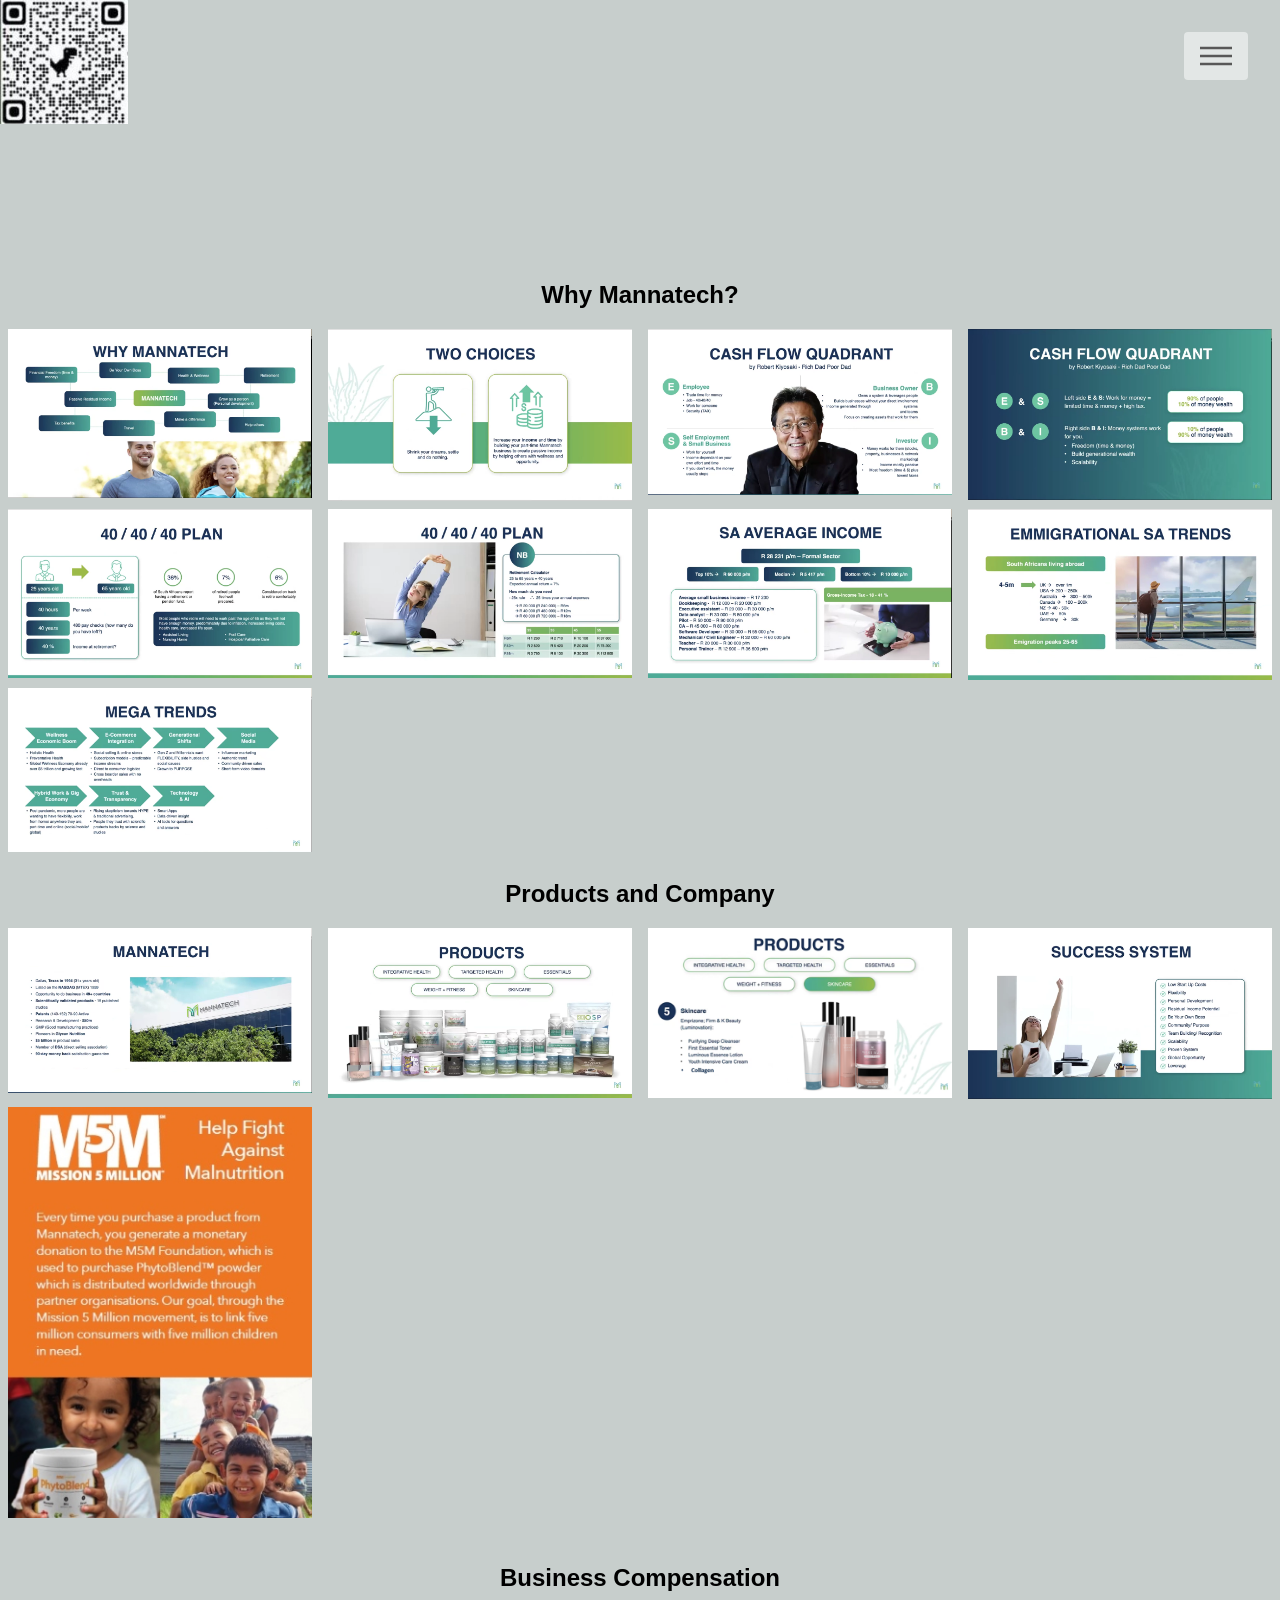
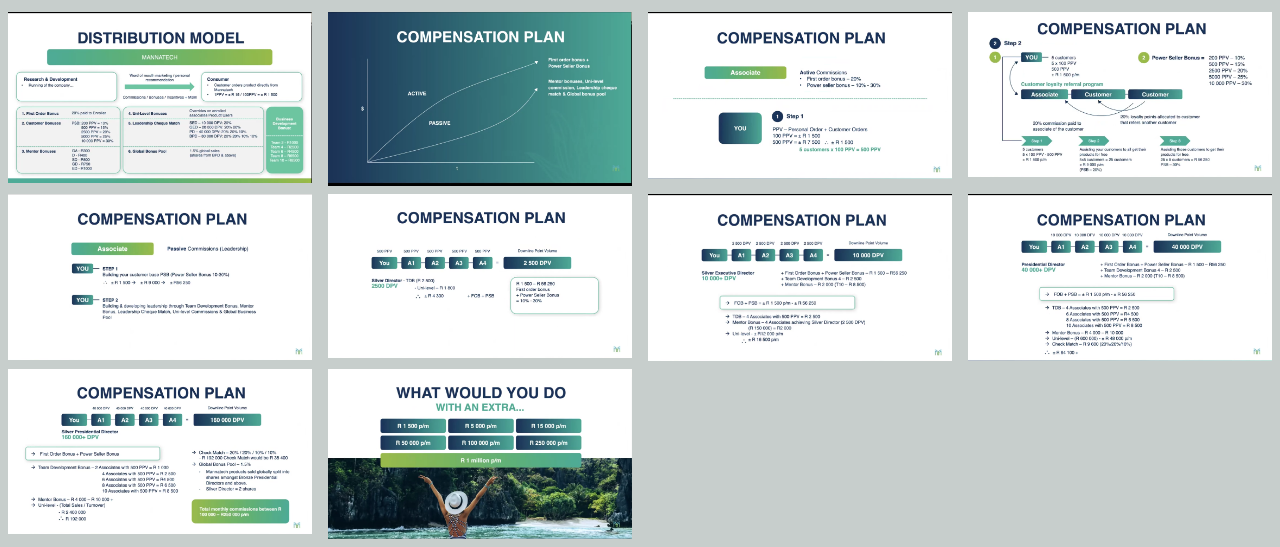
<file: index.html>
<!DOCTYPE html>
<html>
<meta name="viewport" content="width=device-width, initial-scale=1">
<meta charset="utf-8" />
		<meta name="viewport" content="width=device-width, initial-scale=1, user-scalable=no" />
		<link rel="stylesheet" href="assets/modal_menu.css" />
        <link rel="icon" type="image/x-icon" href="images/Mannatech_M.ico">
<title> Associate Plan</title>

<body class="is-preload"><a href="https://za.mannatech.com/products/shop/?account=4590062"><img src="images/QR_code.jpg" style="width: 10%; align-self: center;"></a>
		<!-- Wrapper -->
			<div id="wrapper">
    <!-- Header -->
					<header id="header">
						<div class="inner">
	  <!-- Logo -->
								                               
                                <!-- Nav -->
								<nav>
									<ul>
										<li><a href="#menu">Menu</a></li>
									</ul>
								</nav>

						</div>
					</header>

				<!-- Menu -->
					<nav id="menu">
						<h2>Menu</h2>
						<ul>
							<li><a href="#main">Why Mannatech</a></li>
							<li><a href="#about">Products and Company</a></li>
							<li><a href="#Compensation">Business Compensation</a></li>
							<!--<li><a href="customer.html">Customer</a></li>
              <li><a href="associate.html">Associate</a></li>
							<li><a href="../index.html">Dashboard</a></li>-->
						</ul>
					</nav>
   <h2 style="text-align:center" id="main">Why Mannatech?</h2>                 
<div class="row">
  <div class="column">
    <img src="images/Snapshot - 1.png" style="width:100%" onclick="openModal();currentSlide(1)" class="hover-shadow cursor">
  </div>
  <div class="column">
    <img src="images/Snapshot - 2.png" style="width:100%" onclick="openModal();currentSlide(2)" class="hover-shadow cursor">
  </div>
  <div class="column">
    <img src="images/Snapshot - 3.png" style="width:100%" onclick="openModal();currentSlide(3)" class="hover-shadow cursor">
  </div>
  <div class="column">
    <img src="images/Snapshot - 4.png" style="width:100%" onclick="openModal();currentSlide(4)" class="hover-shadow cursor">
  </div>
  </div>
  <div class="row">
  <div class="column">
    <img src="images/Snapshot - 5.png" style="width:100%" onclick="openModal();currentSlide(5)" class="hover-shadow cursor">
  </div>
  <div class="column">
    <img src="images/Snapshot - 6.png" style="width:100%" onclick="openModal();currentSlide(6)" class="hover-shadow cursor">
  </div>
  <div class="column">
    <img src="images/Snapshot - 7.png" style="width:100%" onclick="openModal();currentSlide(7)" class="hover-shadow cursor">
  </div>
  <div class="column">
    <img src="images/Snapshot - 8.png" style="width:100%" onclick="openModal();currentSlide(8)" class="hover-shadow cursor">
  </div>
  </div>
  <div class="row">
  <div class="column">
    <img src="images/Snapshot - 9.png" style="width:100%" onclick="openModal();currentSlide(9)" class="hover-shadow cursor">
  </div>
</div>

<section id="about"></section>
<h2 style="text-align:center">Products and Company</h2>
<div class="row">
  <div class="column">
    <img src="images/Snapshot - 10.png" style="width:100%" onclick="openModal();currentSlide(10)" class="hover-shadow cursor">
  </div>
  <div class="column">
    <img src="images/Snapshot - 11.png" style="width:100%" onclick="openModal();currentSlide(11)" class="hover-shadow cursor">
  </div>
  <div class="column">
    <img src="images/Snapshot - 12.png" style="width:100%" onclick="openModal();currentSlide(12)" class="hover-shadow cursor">
  </div>
  <div class="column">
    <img src="images/Snapshot - 13.png" style="width:100%" onclick="openModal();currentSlide(13)" class="hover-shadow cursor">
  </div>
  </div>
  <div class="row">
  <div class="column">
    <img src="images/m5m_large.jpg" style="width:100%" onclick="openModal();currentSlide(14)" class="hover-shadow cursor">
  </div>
  </div>
  <br>
  <section id="Compensation"></section>
<h2 style="text-align:center">Business Compensation</h2>

<div class="row">
  <div class="column">
    <img src="images/Snapshot - 14.png" style="width:100%" onclick="openModal();currentSlide(15)" class="hover-shadow cursor">
  </div>
  <div class="column">
    <img src="images/Snapshot - 15.png" style="width:100%" onclick="openModal();currentSlide(16)" class="hover-shadow cursor">
  </div>
  <div class="column">
    <img src="images/Snapshot - 16.png" style="width:100%" onclick="openModal();currentSlide(17)" class="hover-shadow cursor">
  </div>
  <div class="column">
    <img src="images/Snapshot - 17.png" style="width:100%" onclick="openModal();currentSlide(18)" class="hover-shadow cursor">
  </div>
  </div>
  <div class="row">
  <div class="column">
    <img src="images/Snapshot - 18.png" style="width:100%" onclick="openModal();currentSlide(19)" class="hover-shadow cursor">
  </div>
  <div class="column">
    <img src="images/Snapshot - 19.png" style="width:100%" onclick="openModal();currentSlide(20)" class="hover-shadow cursor">
  </div>
  <div class="column">
    <img src="images/Snapshot - 20.png" style="width:100%" onclick="openModal();currentSlide(21)" class="hover-shadow cursor">
  </div>
  <div class="column">
    <img src="images/Snapshot - 21.png" style="width:100%" onclick="openModal();currentSlide(22)" class="hover-shadow cursor">
  </div>
  </div>
  <div class="row">
  <div class="column">
    <img src="images/Snapshot - 22.png" style="width:100%" onclick="openModal();currentSlide(23)" class="hover-shadow cursor">
  </div>
  <div class="column">
    <img src="images/Snapshot - 23.png" style="width:100%" onclick="openModal();currentSlide(24)" class="hover-shadow cursor">
  </div>
</div>
</div>


<div id="myModal" class="modal">
  <span class="close cursor" onclick="closeModal()">&times;</span>
  <div class="modal-content">

    <div class="mySlides">
      <div class="numbertext">1 / 9</div>
      <img src="images/Snapshot - 1.png" style="width:100%">
    </div>

    <div class="mySlides">
      <div class="numbertext">2 / 9</div>
      <img src="images/Snapshot - 2.png" style="width:100%">
    </div>

    <div class="mySlides">
      <div class="numbertext">3 / 9</div>
      <img src="images/Snapshot - 3.png" style="width:100%">
    </div>
    
    <div class="mySlides">
      <div class="numbertext">4 / 9</div>
      <img src="images/Snapshot - 4.png" style="width:100%">
    </div>

    <div class="mySlides">
      <div class="numbertext">5 / 9</div>
      <img src="images/Snapshot - 5.png" style="width:100%">
    </div>

    <div class="mySlides">
      <div class="numbertext">6 / 9</div>
      <img src="images/Snapshot - 6.png" style="width:100%">
    </div>

    <div class="mySlides">
      <div class="numbertext">7 / 9</div>
      <img src="images/Snapshot - 7.png" style="width:100%">
    </div>

    <div class="mySlides">
      <div class="numbertext">8 / 9</div>
      <img src="images/Snapshot - 8.png" style="width:100%">
    </div>

    <div class="mySlides">
      <div class="numbertext">9 / 9</div>
      <img src="images/Snapshot - 9.png" style="width:100%">
    </div>

    <div class="mySlides">
      <div class="numbertext">1 / 5</div>
      <img src="images/Snapshot - 10.png" style="width:100%">
    </div>

    <div class="mySlides">
      <div class="numbertext">2 / 5</div>
      <img src="images/Snapshot - 11.png" style="width:100%">
    </div>

    <div class="mySlides">
      <div class="numbertext">3 / 5</div>
      <img src="images/Snapshot - 12.png" style="width:100%">
    </div>
    
    <div class="mySlides">
      <div class="numbertext">4 / 5</div>
      <img src="images/Snapshot - 13.png" style="width:100%">
    </div>

    <div class="mySlides">
      <div class="numbertext">5 / 5</div>
      <img src="images/m5m_large.jpg" style="width:100%">
    </div>

    <div class="mySlides">
      <div class="numbertext">1 / 10</div>
      <img src="images/Snapshot - 14.png" style="width:100%">
    </div>

    <div class="mySlides">
      <div class="numbertext">2 / 10</div>
      <img src="images/Snapshot - 15.png" style="width:100%">
    </div>

    <div class="mySlides">
      <div class="numbertext">3 / 10</div>
      <img src="images/Snapshot - 16.png" style="width:100%">
    </div>
    
    <div class="mySlides">
      <div class="numbertext">4 / 10</div>
      <img src="images/Snapshot - 17.png" style="width:100%">
    </div>

    <div class="mySlides">
      <div class="numbertext">5 / 10</div>
      <img src="images/Snapshot - 18.png" style="width:100%">
    </div>

    <div class="mySlides">
      <div class="numbertext">6 / 10</div>
      <img src="images/Snapshot - 19.png" style="width:100%">
    </div>

    <div class="mySlides">
      <div class="numbertext">7 / 10</div>
      <img src="images/Snapshot - 20.png" style="width:100%">
    </div>

    <div class="mySlides">
      <div class="numbertext">8 / 10</div>
      <img src="images/Snapshot - 21.png" style="width:100%">
    </div>

    <div class="mySlides">
      <div class="numbertext">9 / 10</div>
      <img src="images/Snapshot - 22.png" style="width:100%">
    </div>

	<div class="mySlides">
      <div class="numbertext">10 / 10</div>
      <img src="images/Snapshot - 23.png" style="width:100%">
    </div>
    
    <a class="prev" onclick="plusSlides(-1)">&#10094;</a>
    <a class="next" onclick="plusSlides(1)">&#10095;</a>

    <div class="column">
      <img class="demo cursor" src="images/Snapshot - 1.png" style="width:30%" onclick="currentSlide(1)" alt="Why Mannatech"></div>
      <div class="column">
      <img class="demo cursor" src="images/Snapshot - 2.png" style="width:30%" onclick="currentSlide(2)" alt="Two choices"></div>
      <div class="column">
     <img class="demo cursor" src="images/Snapshot - 3.png" style="width:30%" onclick="currentSlide(3)" alt="Cashflow Quadrant"></div>
     <div class="column">
     <img class="demo cursor" src="images/Snapshot - 4.png" style="width:30%" onclick="currentSlide(4)" alt="Cashflow Quadrant"></div>
     <div class="row"></div>
     <div class="column">
     <img class="demo cursor" src="images/Snapshot - 5.png" style="width:30%" onclick="currentSlide(5)" alt="40 /40 / 40 Plan"></div>
      <div class="column">
      <img class="demo cursor" src="images/Snapshot - 6.png" style="width:30%" onclick="currentSlide(6)" alt="Retirement Calculator"></div>
      <div class="column">
      <img class="demo cursor" src="images/Snapshot - 7.png" style="width:30%" onclick="currentSlide(7)" alt="SA Average Income"></div>
      <div class="column">
      <img class="demo cursor" src="images/Snapshot - 8.png" style="width:30%" onclick="currentSlide(8)" alt="SA Emmigration Trends"></div>
      <div class="row"></div>
      <div class="column">
       <img class="demo cursor" src="images/Snapshot - 9.png" style="width:30%" onclick="currentSlide(9)" alt="Mega Trends"></div>
       <div class="column">
      <img class="demo cursor" src="images/Snapshot - 10.png" style="width:30%" onclick="currentSlide(10)" alt="Why Mannatech"></div>
      <div class="column">
      <img class="demo cursor" src="images/Snapshot - 11.png" style="width:30%" onclick="currentSlide(11)" alt="Two choices"></div>
      <div class="column">
     <img class="demo cursor" src="images/Snapshot - 12.png" style="width:30%" onclick="currentSlide(12)" alt="Cashflow Quadrant"></div>
     <div class="row"></div>
     <div class="column">
     <img class="demo cursor" src="images/Snapshot - 13.png" style="width:30%" onclick="currentSlide(13)" alt="Cashflow Quadrant"></div>
      <div class="column">
     <img class="demo cursor" src="images/m5m_large.jpg" style="width:30%" onclick="currentSlide(14)" alt="40 /40 / 40 Plan"></div>
     <div class="column">
      <img class="demo cursor" src="images/Snapshot - 14.png" style="width:30%" onclick="currentSlide(15)" alt="Why Mannatech"></div>
      <div class="column">
      <img class="demo cursor" src="images/Snapshot - 15.png" style="width:30%" onclick="currentSlide(16)" alt="Two choices"></div>
      <div class="row"></div>
      <div class="column">
     <img class="demo cursor" src="images/Snapshot - 16.png" style="width:30%" onclick="currentSlide(17)" alt="Cashflow Quadrant"></div>
     <div class="column">
     <img class="demo cursor" src="images/Snapshot - 17.png" style="width:30%" onclick="currentSlide(18)" alt="Cashflow Quadrant"></div>
     <div class="column">
     <img class="demo cursor" src="images/Snapshot - 18.png" style="width:30%" onclick="currentSlide(19)" alt="40 /40 / 40 Plan"></div>
      <div class="column">
      <img class="demo cursor" src="images/Snapshot - 19.png" style="width:30%" onclick="currentSlide(20)" alt="Retirement Calculator"></div>
      <div class="row"></div>
      <div class="column">
      <img class="demo cursor" src="images/Snapshot - 20.png" style="width:30%" onclick="currentSlide(21)" alt="SA Average Income"></div>
      <div class="column">
      <img class="demo cursor" src="images/Snapshot - 21.png" style="width:30%" onclick="currentSlide(22)" alt="SA Emmigration Trends"></div>
       <div class="column">
       <img class="demo cursor" src="images/Snapshot - 22.png" style="width:30%" onclick="currentSlide(23)" alt="Mega Trends"></div>
       <div class="column">
	   <img class="demo cursor" src="images/Snapshot - 23.png" style="width:30%" onclick="currentSlide(24)" alt="Mega Trends"></div>
     </div>
</div>
</div>


      <script src="assets/js/jquery.min.js"></script>
			<script src="assets/js/browser.min.js"></script>
			<script src="assets/js/breakpoints.min.js"></script>
			<script src="assets/js/util.js"></script>
			<script src="assets/js/main.js"></script>
      <script src="assets/js/slides.js"></script>
    
</body>
</html>
</file>
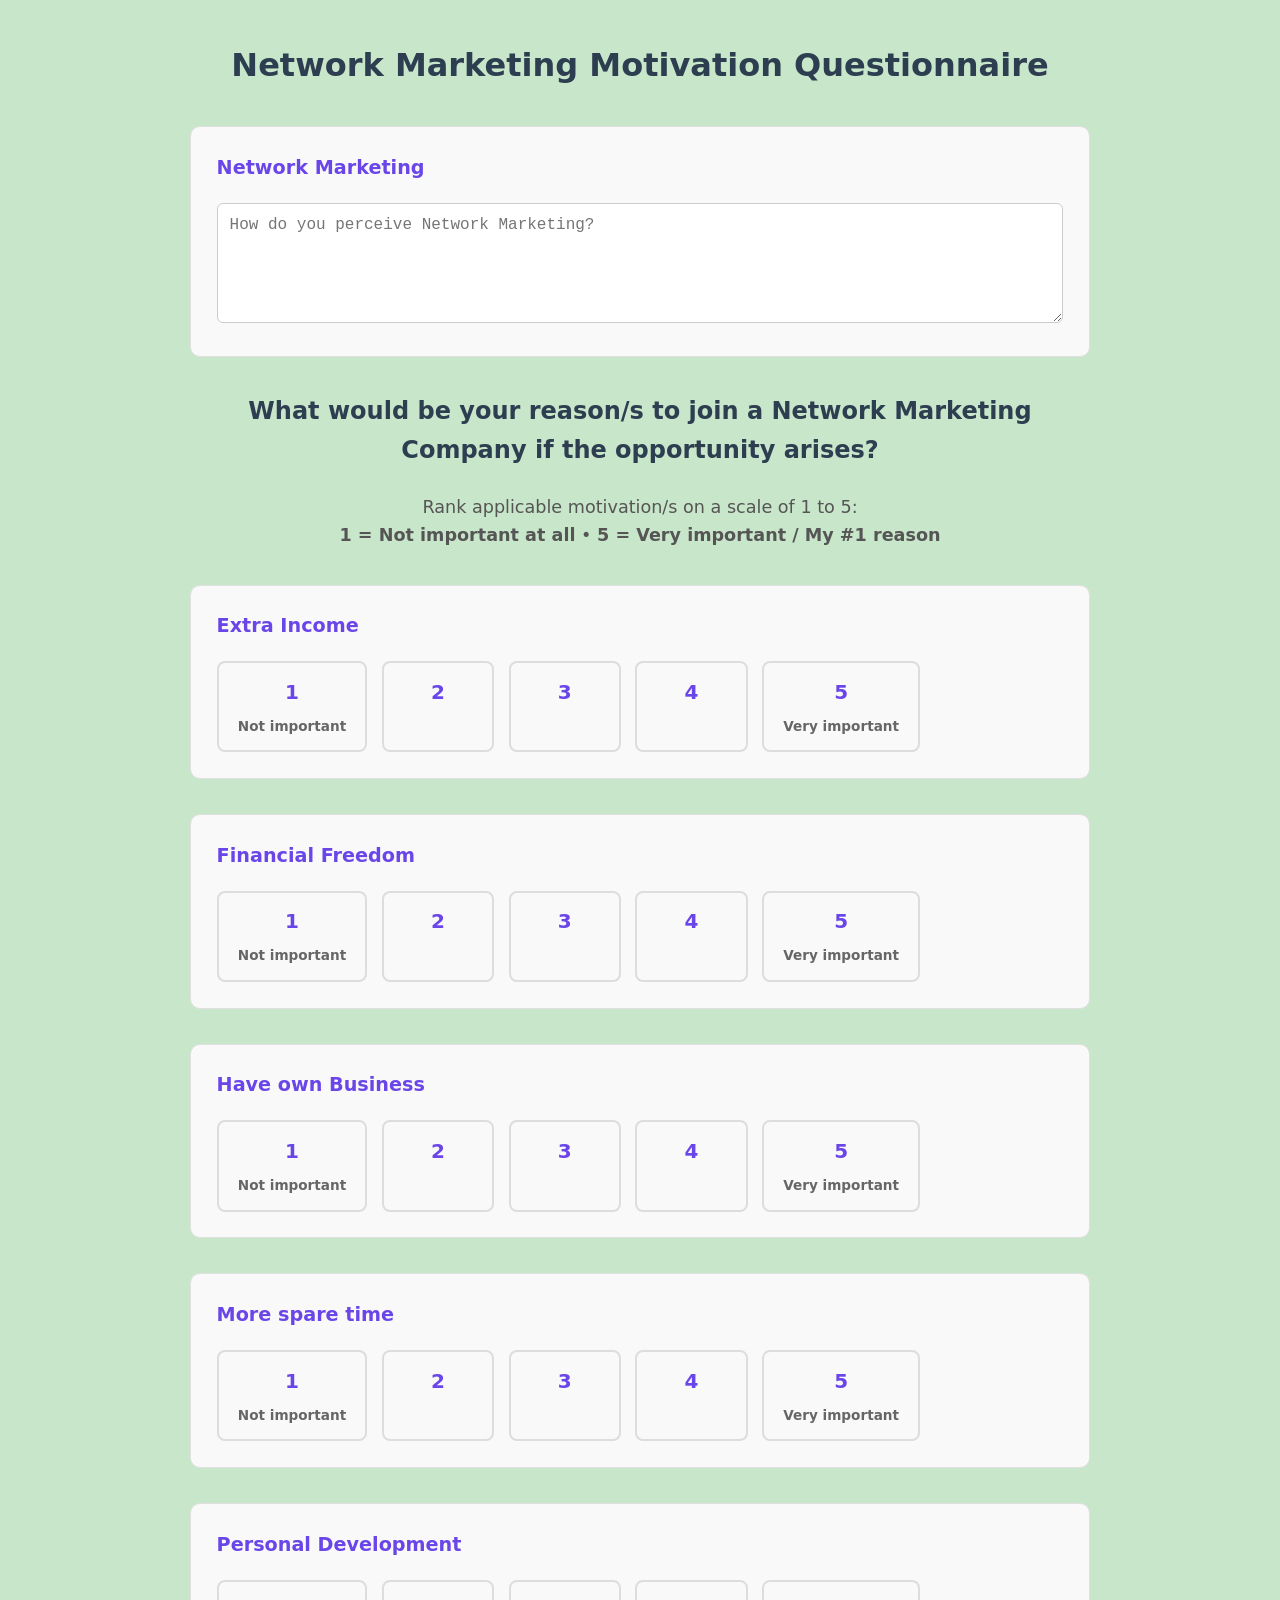
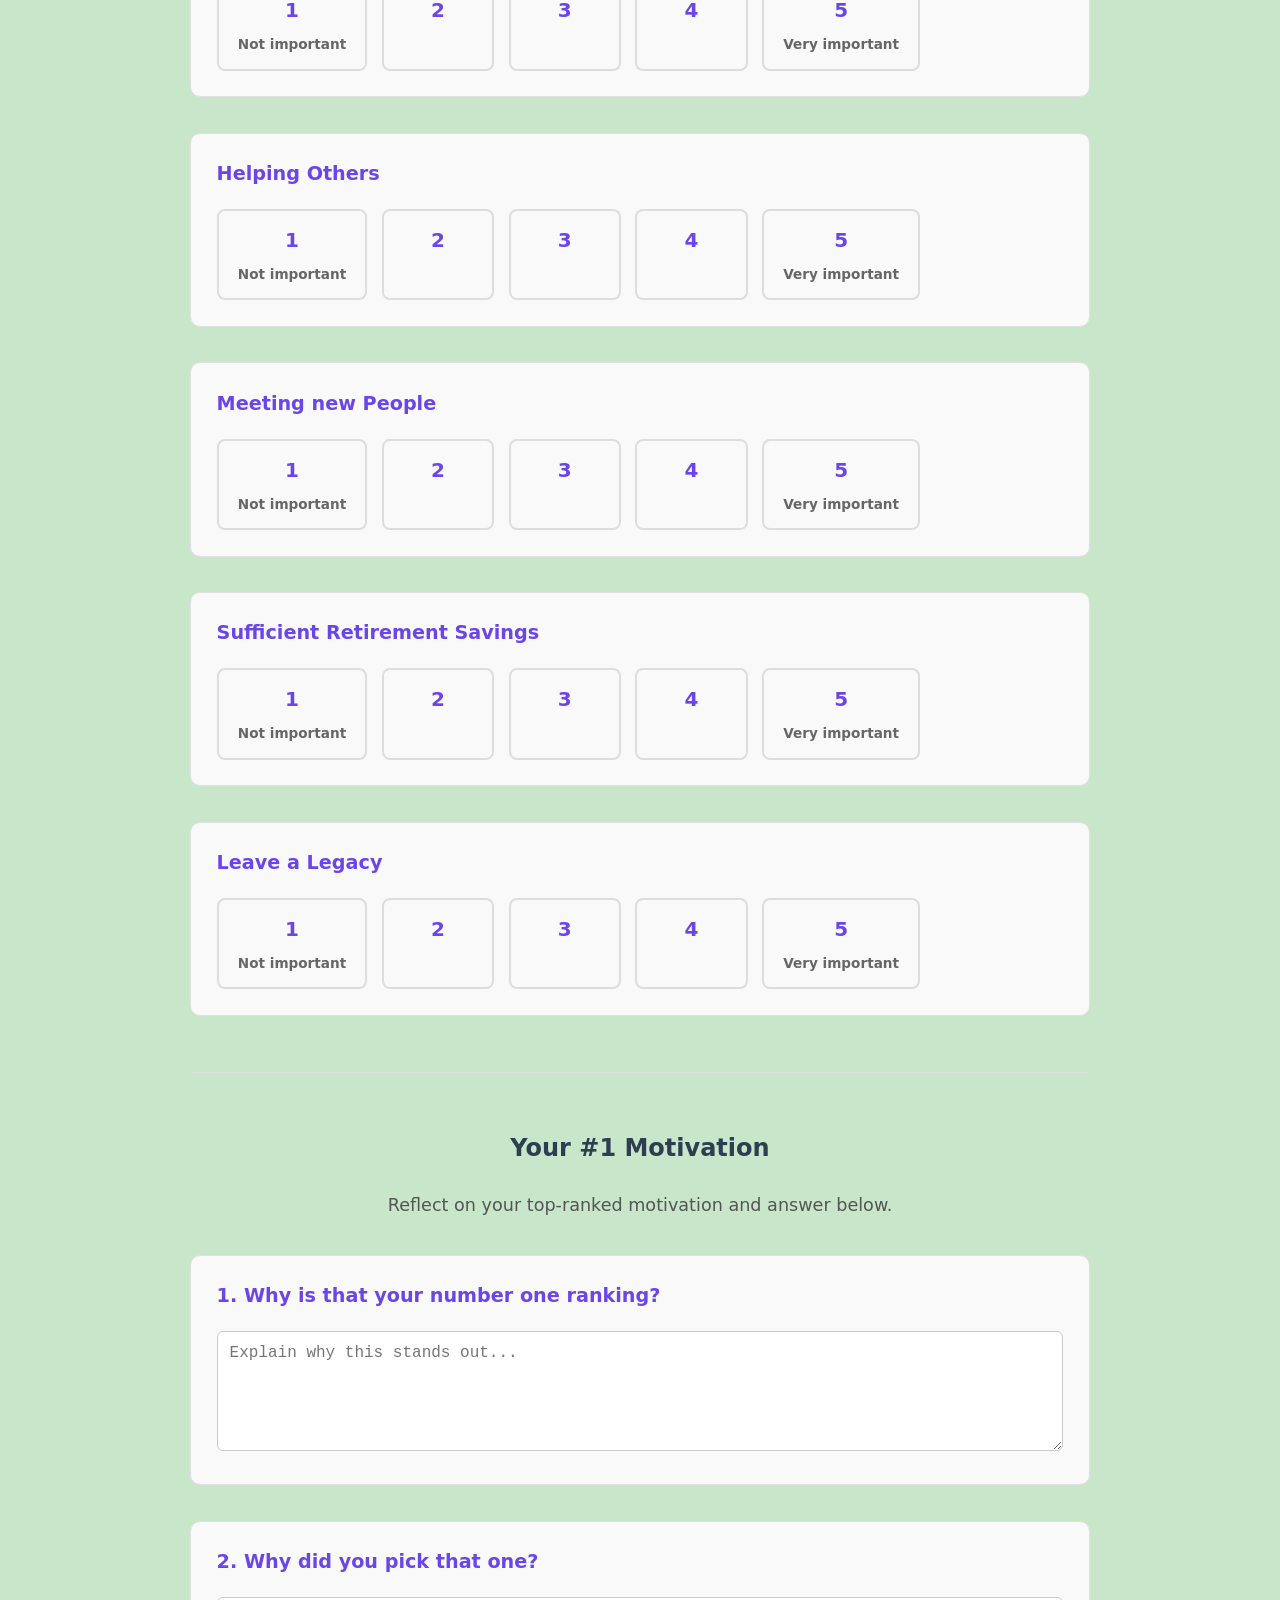
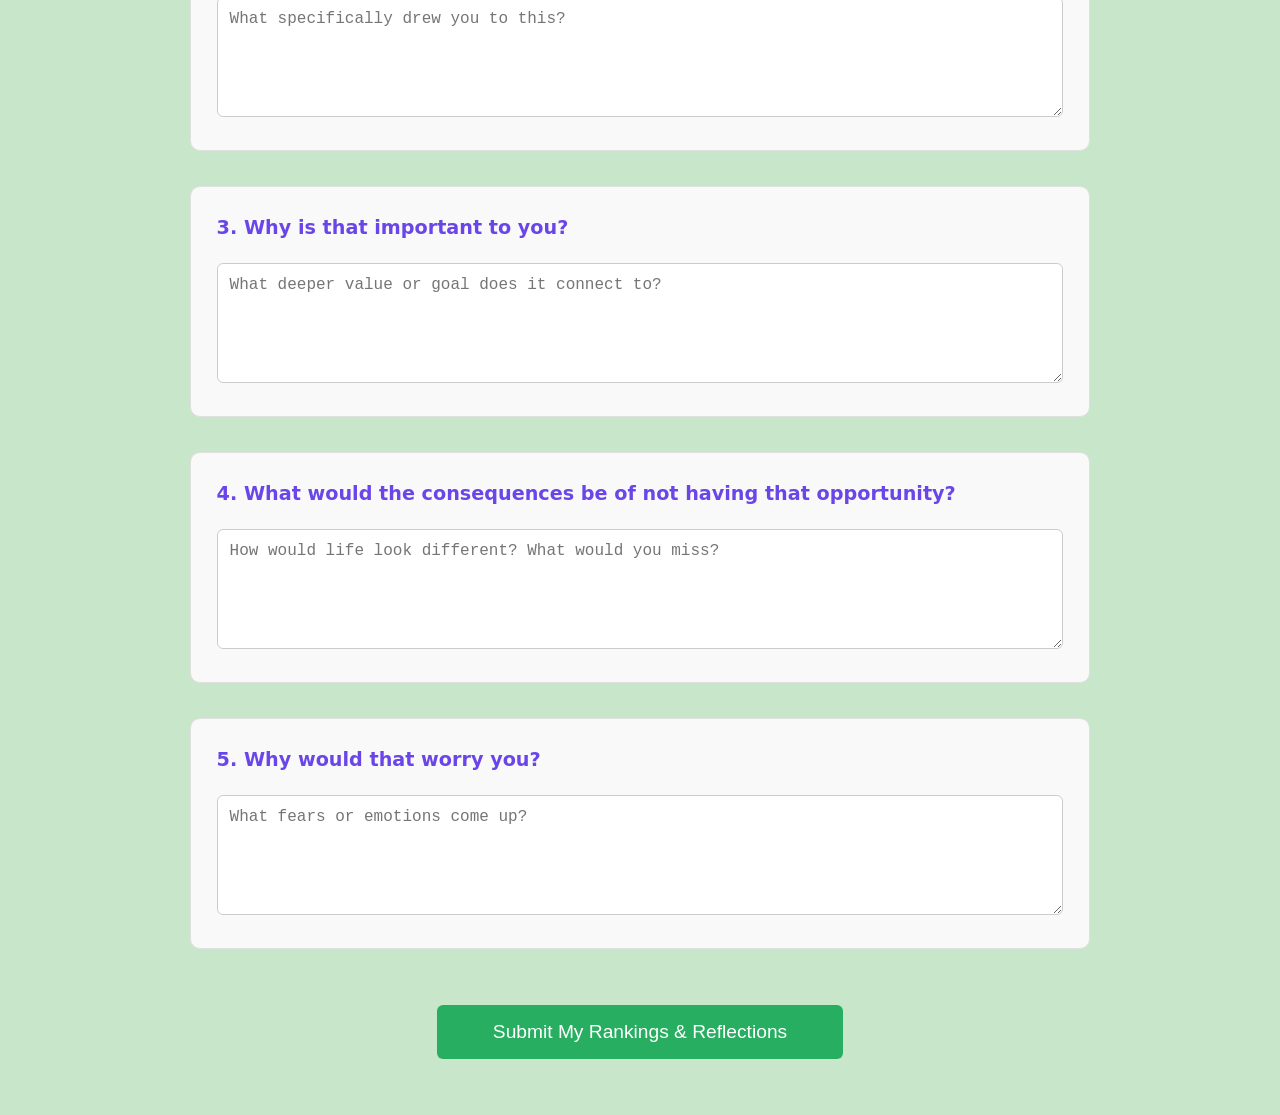
<file: Questionnaire.html>
<!DOCTYPE html>
<html lang="en">
<head>
  <meta charset="UTF-8" />
  <meta name="viewport" content="width=device-width, initial-scale=1.0"/>
  <title>Network Marketing Motivation Questionnaire</title>
  <style>
    body {
      font-family: system-ui, -apple-system, sans-serif;
      max-width: 900px;
      margin: 40px auto;
      padding: 0 20px;
      line-height: 1.6;
      color: #6a46e9;
      background-color:#c8e6c9

    }
    h1, h2 {
      text-align: center;
      color: #2c3e50;
    }
    .intro, .section-intro {
      text-align: center;
      margin: 1.5rem 0;
      color: #555;
      font-size: 1.1rem;
    }
    .question {
      margin: 2.2rem 0;
      padding: 1.6rem;
      background: #f9f9f9;
      border-radius: 10px;
      border: 1px solid #e0e0e0;
    }
    .question-title {
      font-weight: 600;
      margin-bottom: 1.2rem;
      font-size: 1.2rem;
    }
    .scale {
      display: flex;
      flex-wrap: wrap;
      gap: 0.9rem;
      justify-content: flex-start;
    }
    .scale label {
      display: flex;
      flex-direction: column;
      align-items: center;
      cursor: pointer;
      padding: 0.8rem 1.2rem;
      border: 2px solid #ddd;
      border-radius: 8px;
      transition: all 0.2s;
      min-width: 70px;
      text-align: center;
    }
    .scale input[type="radio"] {
      position: absolute;
      opacity: 0;
      width: 0;
      height: 0;
    }
    .scale input[type="radio"]:checked + span {
      background: #e67e22;
      color: white;
      border-color: #d35400;
      transform: scale(1.3);
    }
    .scale span {
      font-weight: bold;
      font-size: 1.25rem;
    }
    .scale .label-text {
      font-size: 0.85rem;
      margin-top: 0.5rem;
      color: #666;
    }
    textarea {
      width: 100%;
      min-height: 120px;
      padding: 12px;
      font-size: 1rem;
      border: 1px solid #ccc;
      border-radius: 6px;
      resize: vertical;
      box-sizing: border-box;
    }
    textarea:focus {
      outline: none;
      border-color: #e67e22;
      box-shadow: 0 0 0 3px rgba(230,126,34,0.2);
    }
    button {
      padding: 0.9rem 1.8rem;
      font-size: 1.05rem;
      color: white;
      border: none;
      border-radius: 6px;
      cursor: pointer;
      transition: all 0.2s;
      margin: 0.6rem;
    }
    #submitBtn {
      display: block;
      margin: 3.5rem auto;
      padding: 1rem 3.5rem;
      font-size: 1.2rem;
      background: #27ae60;
    }
    #submitBtn:hover { background: #219653; }
    .share-btn-copy { background: #3498db; }
    .share-btn-copy:hover { background: #2980b9; }
    .share-btn-whatsapp { background: #25D366; }
    .share-btn-whatsapp:hover { background: #1ebe52; }
    .share-btn-email { background: #e74c3c; }
    .share-btn-email:hover { background: #c0392b; }
    #result {
      margin-top: 3rem;
      padding: 2.5rem;
      background: #e8f8f5;
      border-radius: 12px;
      display: none;
      border: 1px solid #c8e6c9;
    }
    #result h2 {
      margin-top: 0;
      color: #27ae60;
    }
    #answers {
      font-size: 1.05rem;
      white-space: pre-wrap;
      line-height: 1.7;
      background: white;
      padding: 1.2rem;
      border-radius: 8px;
      border: 1px solid #ddd;
    }
    .share-container {
      text-align: center;
      margin-top: 2rem;
    }
    hr {
      margin: 3.5rem 0;
      border: 0;
      border-top: 1px solid #ddd;
    }
  </style>
</head>
<body>

  <h1>Network Marketing Motivation Questionnaire</h1>
<form id="motivationForm">
  <div class="question">
      <div class="question-title">Network Marketing</div>
      <textarea name="q1" placeholder="How do you perceive Network Marketing?"></textarea>
    </div>

  <h2>What would be your reason/s to join a Network Marketing Company if the opportunity arises?</h2>

  <p class="intro">Rank applicable motivation/s on a scale of 1 to 5:<br>
  <strong>1 = Not important at all</strong> • <strong>5 = Very important / My #1 reason</strong></p>

  <!--<form id="motivationForm">-->

      <div class="question">
      <div class="question-title">Extra Income</div>
      <div class="scale">
        <label><input type="radio" name="extra_income" value="1"><span>1</span><span class="label-text">Not important</span></label>
        <label><input type="radio" name="extra_income" value="2"><span>2</span></label>
        <label><input type="radio" name="extra_income" value="3"><span>3</span></label>
        <label><input type="radio" name="extra_income" value="4"><span>4</span></label>
        <label><input type="radio" name="extra_income" value="5"><span>5</span><span class="label-text">Very important</span></label>
      </div>
    </div>

     <div class="question">
      <div class="question-title">Financial Freedom</div>
      <div class="scale"><label><input type="radio" name="Financial Freedom" value="1"><span>1</span><span class="label-text">Not important</span></label>
        <label><input type="radio" name="Financial Freedom" value="2"><span>2</span></label>
        <label><input type="radio" name="Financial Freedom" value="3"><span>3</span></label>
        <label><input type="radio" name="Financial Freedom" value="4"><span>4</span></label>
        <label><input type="radio" name="Financial Freedom" value="5"><span>5</span><span class="label-text">Very important</span></label></div>
    </div>

    <div class="question">
      <div class="question-title">Have own Business</div>
      <div class="scale"><label><input type="radio" name="own_business" value="1"><span>1</span><span class="label-text">Not important</span></label>
        <label><input type="radio" name="own_business" value="2"><span>2</span></label>
        <label><input type="radio" name="own_business" value="3"><span>3</span></label>
        <label><input type="radio" name="own_business" value="4"><span>4</span></label>
        <label><input type="radio" name="own_business" value="5"><span>5</span><span class="label-text">Very important</span></label></div>
    </div>

    <div class="question">
      <div class="question-title">More spare time</div>
      <div class="scale"><label><input type="radio" name="spare_time" value="1"><span>1</span><span class="label-text">Not important</span></label>
        <label><input type="radio" name="spare_time" value="2"><span>2</span></label>
        <label><input type="radio" name="spare_time" value="3"><span>3</span></label>
        <label><input type="radio" name="spare_time" value="4"><span>4</span></label>
        <label><input type="radio" name="spare_time" value="5"><span>5</span><span class="label-text">Very important</span></label></div>
    </div>

    <div class="question">
      <div class="question-title">Personal Development</div>
      <div class="scale"><label><input type="radio" name="personal_dev" value="1"><span>1</span><span class="label-text">Not important</span></label>
        <label><input type="radio" name="personal_dev" value="2"><span>2</span></label>
        <label><input type="radio" name="personal_dev" value="3"><span>3</span></label>
        <label><input type="radio" name="personal_dev" value="4"><span>4</span></label>
        <label><input type="radio" name="personal_dev" value="5"><span>5</span><span class="label-text">Very important</span></label></div>
    </div>

    <div class="question">
      <div class="question-title">Helping Others</div>
      <div class="scale"><label><input type="radio" name="helping_others" value="1"><span>1</span><span class="label-text">Not important</span></label>
        <label><input type="radio" name="helping_others" value="2"><span>2</span></label>
        <label><input type="radio" name="helping_others" value="3"><span>3</span></label>
        <label><input type="radio" name="helping_others" value="4"><span>4</span></label>
        <label><input type="radio" name="helping_others" value="5"><span>5</span><span class="label-text">Very important</span></label></div>
    </div>

    <div class="question">
      <div class="question-title">Meeting new People</div>
      <div class="scale"><label><input type="radio" name="meeting_people" value="1"><span>1</span><span class="label-text">Not important</span></label>
        <label><input type="radio" name="meeting_people" value="2"><span>2</span></label>
        <label><input type="radio" name="meeting_people" value="3"><span>3</span></label>
        <label><input type="radio" name="meeting_people" value="4"><span>4</span></label>
        <label><input type="radio" name="meeting_people" value="5"><span>5</span><span class="label-text">Very important</span></label></div>
    </div>

    <div class="question">
      <div class="question-title">Sufficient Retirement Savings</div>
      <div class="scale"><label><input type="radio" name="retirement" value="1"><span>1</span><span class="label-text">Not important</span></label>
        <label><input type="radio" name="retirement" value="2"><span>2</span></label>
        <label><input type="radio" name="retirement" value="3"><span>3</span></label>
        <label><input type="radio" name="retirement" value="4"><span>4</span></label>
        <label><input type="radio" name="retirement" value="5"><span>5</span><span class="label-text">Very important</span></label></div>
    </div>

    <div class="question">
      <div class="question-title">Leave a Legacy</div>
      <div class="scale"><label><input type="radio" name="legacy" value="1"><span>1</span><span class="label-text">Not important</span></label>
        <label><input type="radio" name="legacy" value="2"><span>2</span></label>
        <label><input type="radio" name="legacy" value="3"><span>3</span></label>
        <label><input type="radio" name="legacy" value="4"><span>4</span></label>
        <label><input type="radio" name="legacy" value="5"><span>5</span><span class="label-text">Very important</span></label></div>
    </div>

      
    <hr>

    <!-- Deep Dive Section -->
    <h2>Your #1 Motivation</h2>
    <p class="section-intro">Reflect on your top-ranked motivation and answer below.</p>

    <div class="question">
      <div class="question-title">1. Why is that your number one ranking?</div>
      <textarea name="q2" placeholder="Explain why this stands out..."></textarea>
    </div>

    <div class="question">
      <div class="question-title">2. Why did you pick that one?</div>
      <textarea name="q3" placeholder="What specifically drew you to this?"></textarea>
    </div>

    <div class="question">
      <div class="question-title">3. Why is that important to you?</div>
      <textarea name="q4" placeholder="What deeper value or goal does it connect to?"></textarea>
    </div>

    <div class="question">
      <div class="question-title">4. What would the consequences be of not having that opportunity?</div>
      <textarea name="q5" placeholder="How would life look different? What would you miss?"></textarea>
    </div>

    <div class="question">
      <div class="question-title">5. Why would that worry you?</div>
      <textarea name="q6" placeholder="What fears or emotions come up?"></textarea>
    </div>

    <button id="submitBtn" type="submit">Submit My Rankings & Reflections</button>

  </form>

  <div id="result">
    <h2>Your Results & Reflections</h2>
    <pre id="answers"></pre>

    <div class="share-container">
      <p>Share results with any of these below</p>
      <button class="share-btn-whatsapp" onclick="shareViaWhatsApp()">Share on WhatsApp</button>
      <button class="share-btn-email" onclick="shareViaEmail()">Email if you have a mail app</button>
      <button class="share-btn-copy" onclick="copyToClipboard()">Copy Results to Clipboard and share on any app</button>
    </div>
  </div>

  <script>
    let currentResultsText = ''; // Will hold the formatted results

    document.getElementById('motivationForm').addEventListener('submit', function(e) {
      e.preventDefault();
      
      const formData = new FormData(this);
      let resultText = '=== My Network Marketing Motivations ===\n\n';
      
      const labels = {
        extra_income: "Extra Income",
        financial_freedom: "Financial Freedom",
        own_business: "Have own Business",
        spare_time: "More spare time",
        personal_dev: "Personal Development",
        helping_others: "Helping Others",
        meeting_people: "Meeting new People",
        retirement: "Sufficient Retirement Savings",
        legacy: "Leave a Legacy",
         };
      
      let rankings = [];
      for (let [key, value] of formData.entries()) {
        if (labels[key] && value) {
          rankings.push({ motivation: labels[key], rank: parseInt(value) });
        }
      }
      
      rankings.sort((a, b) => b.rank - a.rank);
      
      if (rankings.length > 0) {
        rankings.forEach((item, i) => {
          resultText += `${i+1}. ${item.motivation} → ${item.rank}/5\n`;
        });
      } else {
        resultText += '(No rankings selected)\n';
      }
      
      resultText += '\n\n=== Reflections ===\n\n';
      
      const deepQuestions = [
        {key: 'q1', title: "1. How do you perceive Network Marketing?"},
        {key: 'q2', title: "2. Why is that your number one ranking?"},
        {key: 'q3', title: "3. Why did you pick that one?"},
        {key: 'q4', title: "4. Why is that important to you?"},
        {key: 'q5', title: "5. What would the consequences be of not having that opportunity?"},
        {key: 'q6', title: "6. Why would that worry you?"}
      ];
      
      deepQuestions.forEach(q => {
        const answer = formData.get(q.key)?.trim();
        resultText += `${q.title}\n${answer || '(No answer provided)'}\n\n`;
      });
      
      currentResultsText = resultText;
      document.getElementById('answers').textContent = resultText;
      document.getElementById('result').style.display = 'block';
      document.getElementById('result').scrollIntoView({ behavior: 'smooth' });
    });

    function copyToClipboard() {
      if (!currentResultsText) return alert('No results to copy yet.');
      
      if (navigator.clipboard && window.isSecureContext) {
        navigator.clipboard.writeText(currentResultsText)
          .then(() => alert('Results copied to clipboard! Paste anywhere to share.'))
          .catch(err => {
            console.error('Clipboard copy failed:', err);
            fallbackCopy();
          });
      } else {
        fallbackCopy();
      }
    }

    function fallbackCopy() {
      const textArea = document.createElement('textarea');
      textArea.value = currentResultsText;
      textArea.style.position = 'fixed';
      textArea.style.opacity = '0';
      document.body.appendChild(textArea);
      textArea.focus();
      textArea.select();
      try {
        document.execCommand('copy');
        alert('Results copied to clipboard (fallback method)!');
      } catch (err) {
        alert('Could not copy automatically. Please select the text manually.');
      }
      document.body.removeChild(textArea);
    }

    function shareViaWhatsApp() {
      if (!currentResultsText) return alert('No results to share yet.');
      
      const encodedText = encodeURIComponent(currentResultsText);
      const whatsappUrl = `https://wa.me/27798892631?text=${encodedText}`;
      window.open(whatsappUrl, '_blank');
    }

    function shareViaEmail() {
      if (!currentResultsText) return alert('No results to share yet.');
      
      const subject = encodeURIComponent("My Network Marketing Motivations & Reflections");
      const body = encodeURIComponent(currentResultsText);
      const mailtoLink = `mailto:jcpret@gmail.com?subject=${subject}&body=${body}`;
      window.location.href = mailtoLink;
    }
  </script>

</body>

</html>
</file>
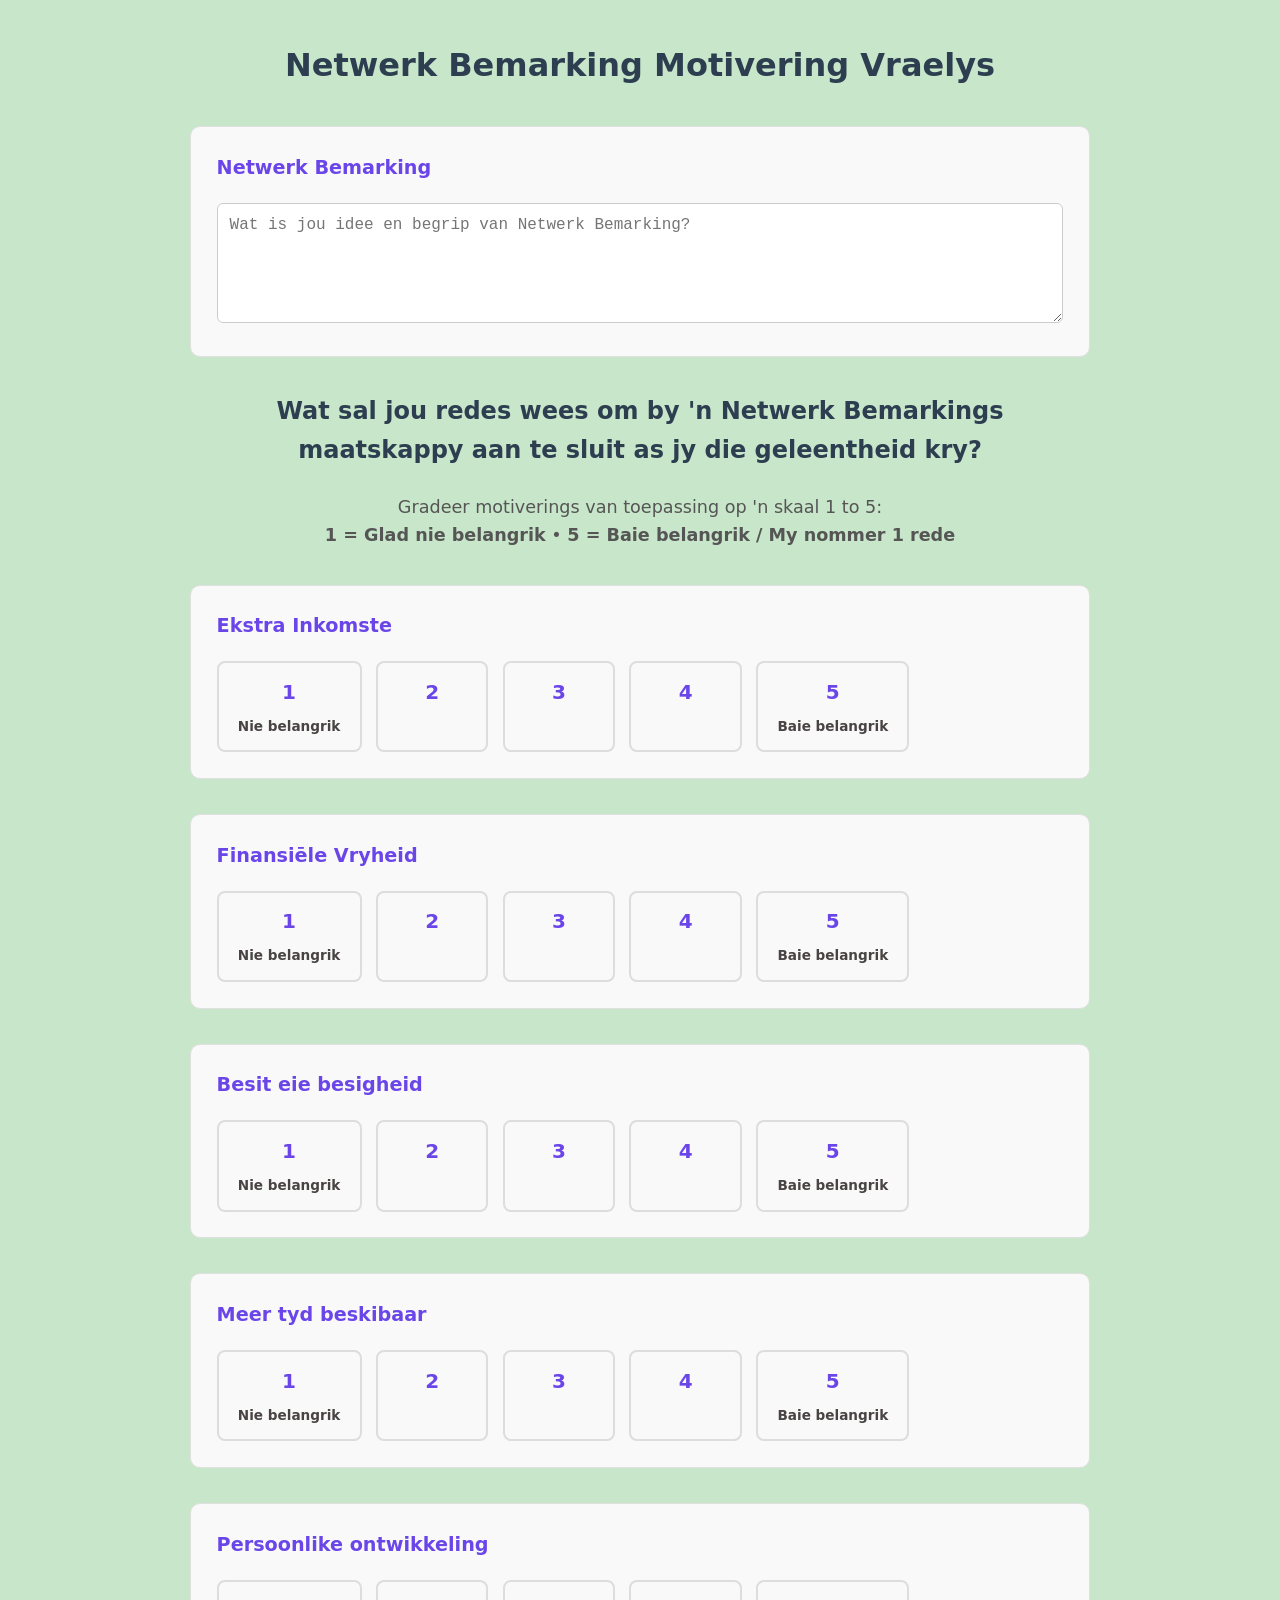
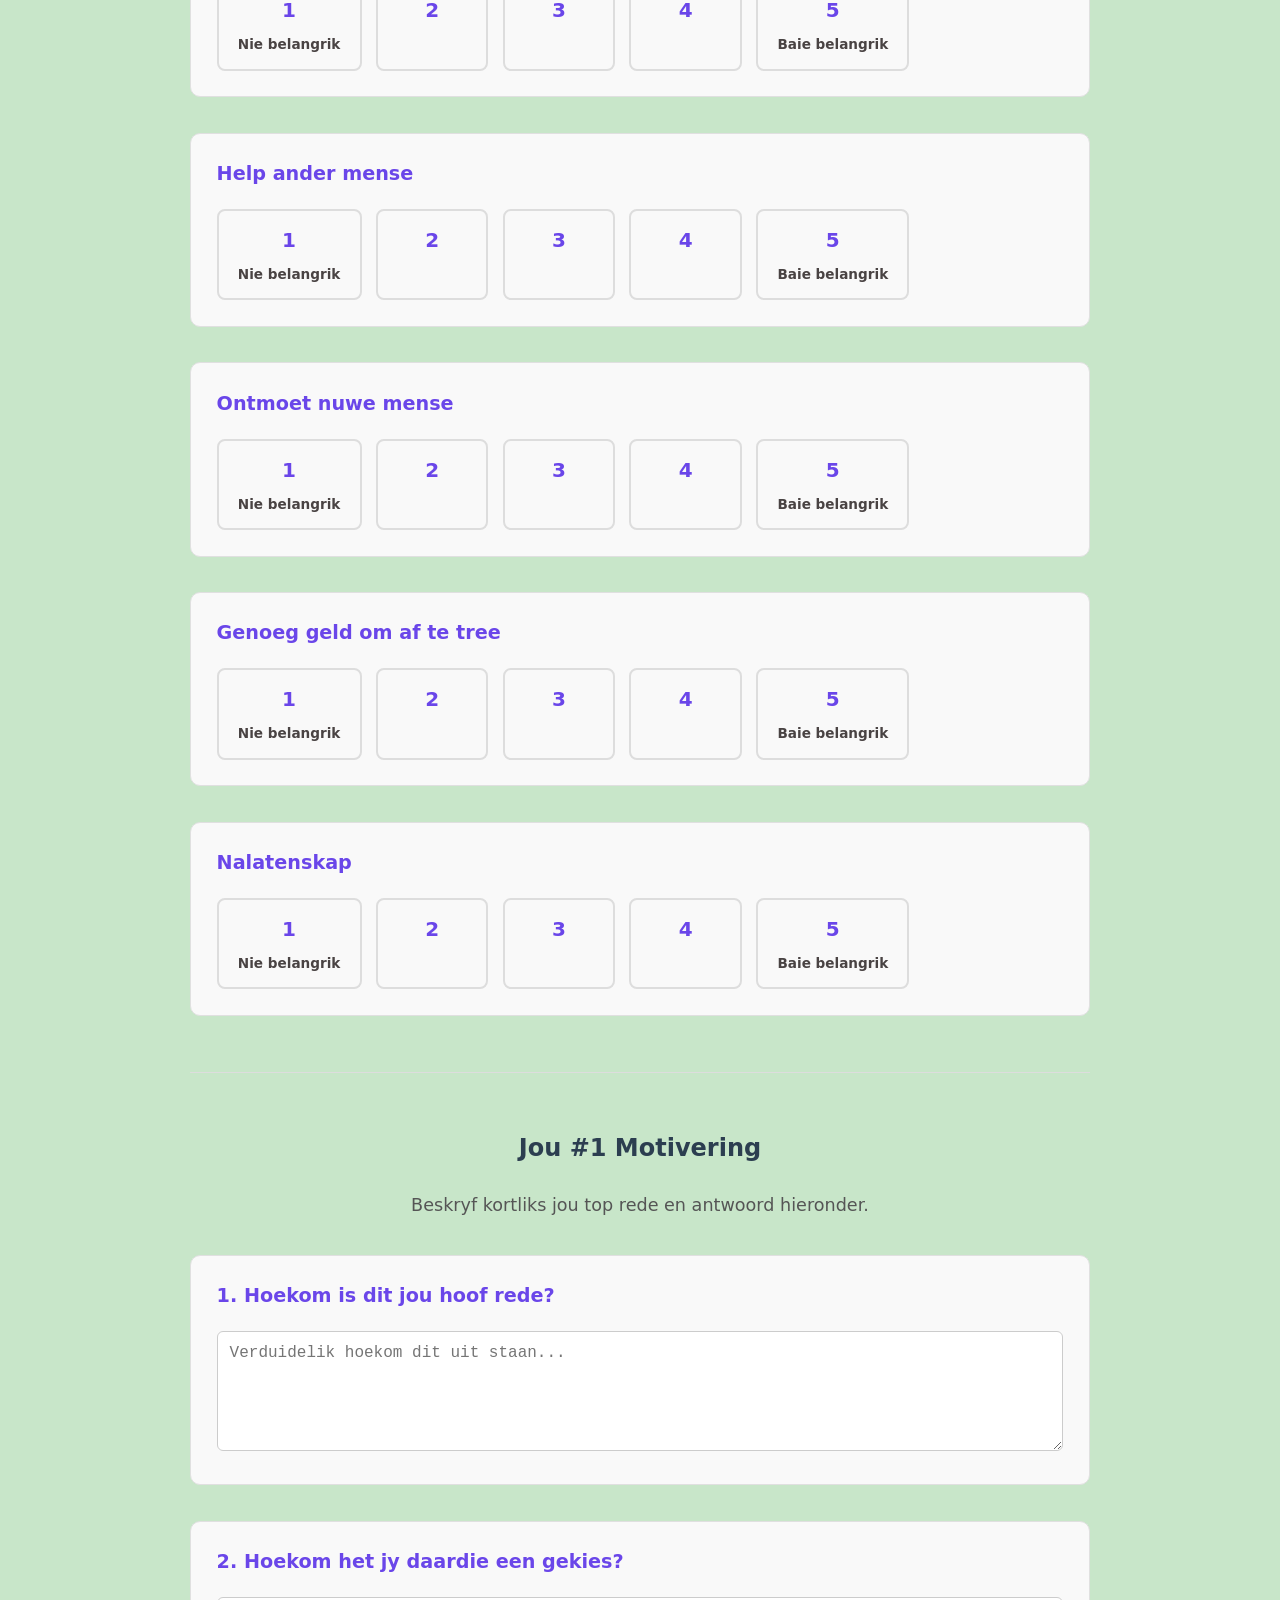
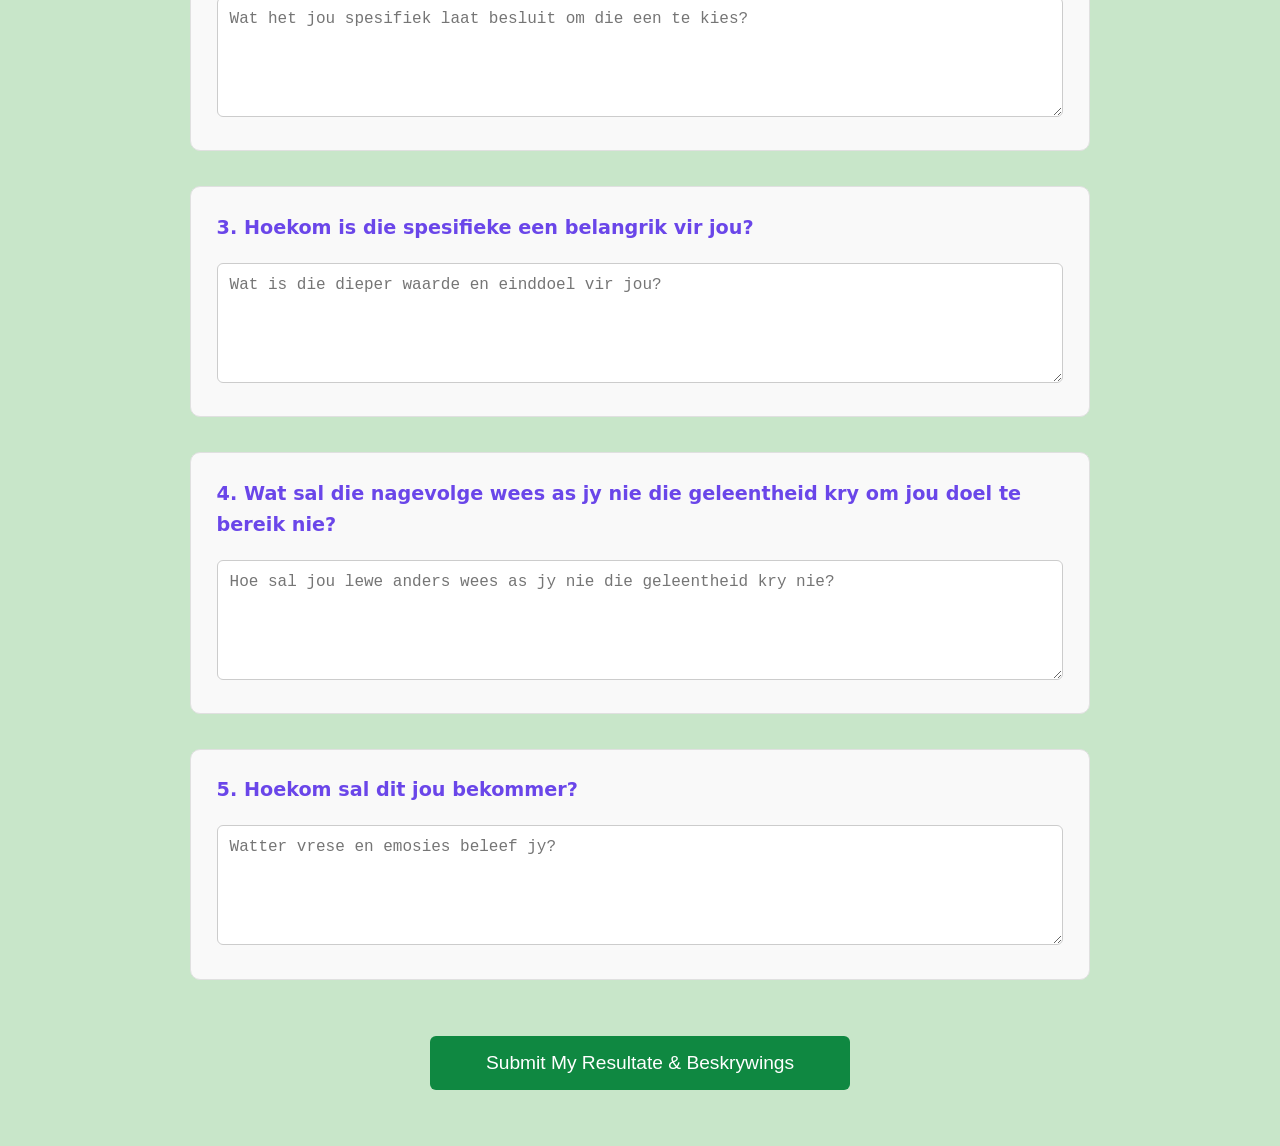
<file: Vraelys.html>
<!DOCTYPE html>
<html lang="en">
<head>
  <meta charset="UTF-8" />
  <meta name="viewport" content="width=device-width, initial-scale=1.0"/>
  <title>Netwerk Bemarking Motivering Vraelys</title>
  <style>
    body {
      font-family: system-ui, -apple-system, sans-serif;
      max-width: 900px;
      margin: 40px auto;
      padding: 0 20px;
      line-height: 1.6;
      color: #6a46e9;
      background-color:#c8e6c9
    }
    h1, h2 {
      text-align: center;
      color: #2c3e50;
    }
    .intro, .section-intro {
      text-align: center;
      margin: 1.5rem 0;
      color: #555;
      font-size: 1.1rem;
    }
    .question {
      margin: 2.2rem 0;
      padding: 1.6rem;
      background: #f9f9f9;
      border-radius: 10px;
      border: 1px solid #e0e0e0;
    }
    .question-title {
      font-weight: 600;
      margin-bottom: 1.2rem;
      font-size: 1.2rem;
    }
    .scale {
      display: flex;
      flex-wrap: wrap;
      gap: 0.9rem;
      justify-content: flex-start;
    }
    .scale label {
      display: flex;
      flex-direction: column;
      align-items: center;
      cursor: pointer;
      padding: 0.8rem 1.2rem;
      border: 2px solid #ddd;
      border-radius: 8px;
      transition: all 0.2s;
      min-width: 70px;
      text-align: center;
    }
    .scale input[type="radio"] {
      position: absolute;
      opacity: 0;
      width: 0;
      height: 0;
    }
    .scale input[type="radio"]:checked + span {
      background: #e67e22;
      color: white;
      border-color: #d35400;
      transform: scale(1.5);
    }
    .scale span {
      font-weight: bold;
      font-size: 1.25rem;
    }
    .scale .label-text {
      font-size: 0.85rem;
      margin-top: 0.5rem;
      color: #494343;
    }
    textarea {
      width: 100%;
      min-height: 120px;
      padding: 12px;
      font-size: 1rem;
      border: 1px solid #ccc;
      border-radius: 6px;
      resize: vertical;
      box-sizing: border-box;
    }
    textarea:focus {
      outline: none;
      border-color: #e67e22;
      box-shadow: 0 0 0 3px rgba(230,126,34,0.2);
    }
    button {
      padding: 0.9rem 1.8rem;
      font-size: 1.05rem;
      color: white;
      border: none;
      border-radius: 6px;
      cursor: pointer;
      transition: all 0.2s;
      margin: 0.6rem;
    }
    #submitBtn {
      display: block;
      margin: 3.5rem auto;
      padding: 1rem 3.5rem;
      font-size: 1.2rem;
      background: #0f8841;
    }
    #submitBtn:hover { background: #45b173; }
    .share-btn-copy { background: #3498db; }
    .share-btn-copy:hover { background: #2980b9; }
    .share-btn-whatsapp { background: #25D366; }
    .share-btn-whatsapp:hover { background: #1ebe52; }
    .share-btn-email { background: #e74c3c; }
    .share-btn-email:hover { background: #c0392b; }
    #result {
      margin-top: 3rem;
      padding: 2.5rem;
      background: #e8f8f5;
      border-radius: 12px;
      display: none;
      border: 1px solid #c8e6c9;
    }
    #result h2 {
      margin-top: 0;
      color: #27ae60;
    }
    #answers {
      font-size: 1.05rem;
      white-space: pre-wrap;
      line-height: 1.7;
      background: white;
      padding: 1.2rem;
      border-radius: 8px;
      border: 1px solid #ddd;
    }
    .share-container {
      text-align: center;
      margin-top: 2rem;
    }
    hr {
      margin: 3.5rem 0;
      border: 0;
      border-top: 1px solid #ddd;
    }
  </style>
</head>
<body>

  <h1>Netwerk Bemarking Motivering Vraelys</h1>
<form id="motivationForm">
  <div class="question">
      <div class="question-title">Netwerk Bemarking</div>
      <textarea name="q1" placeholder="Wat is jou idee en begrip van Netwerk Bemarking?"></textarea>
    </div>

  <h2>Wat sal jou redes wees om by 'n Netwerk Bemarkings maatskappy aan te sluit as jy die geleentheid kry?</h2>

  <p class="intro">Gradeer motiverings van toepassing op 'n skaal 1 to 5:<br>
  <strong>1 = Glad nie belangrik</strong> • <strong>5 = Baie belangrik / My nommer 1 rede</strong></p>

  <!--<form id="motivationForm">-->

      <div class="question">
      <div class="question-title">Ekstra Inkomste</div>
      <div class="scale">
        <label><input type="radio" name="extra_income" value="1"><span>1</span><span class="label-text">Nie belangrik</span></label>
        <label><input type="radio" name="extra_income" value="2"><span>2</span></label>
        <label><input type="radio" name="extra_income" value="3"><span>3</span></label>
        <label><input type="radio" name="extra_income" value="4"><span>4</span></label>
        <label><input type="radio" name="extra_income" value="5"><span>5</span><span class="label-text">Baie belangrik</span></label>
      </div>
    </div>

     <div class="question">
      <div class="question-title">Finansiēle Vryheid</div>
      <div class="scale"><label><input type="radio" name="Financial Freedom" value="1"><span>1</span><span class="label-text">Nie belangrik</span></label>
        <label><input type="radio" name="Financial Freedom" value="2"><span>2</span></label>
        <label><input type="radio" name="Financial Freedom" value="3"><span>3</span></label>
        <label><input type="radio" name="Financial Freedom" value="4"><span>4</span></label>
        <label><input type="radio" name="Financial Freedom" value="5"><span>5</span><span class="label-text">Baie belangrik</span></label></div>
    </div>

    <div class="question">
      <div class="question-title">Besit eie besigheid</div>
      <div class="scale"><label><input type="radio" name="own_business" value="1"><span>1</span><span class="label-text">Nie belangrik</span></label>
        <label><input type="radio" name="own_business" value="2"><span>2</span></label>
        <label><input type="radio" name="own_business" value="3"><span>3</span></label>
        <label><input type="radio" name="own_business" value="4"><span>4</span></label>
        <label><input type="radio" name="own_business" value="5"><span>5</span><span class="label-text">Baie belangrik</span></label></div>
    </div>

    <div class="question">
      <div class="question-title">Meer tyd beskibaar</div>
      <div class="scale"><label><input type="radio" name="spare_time" value="1"><span>1</span><span class="label-text">Nie belangrik</span></label>
        <label><input type="radio" name="spare_time" value="2"><span>2</span></label>
        <label><input type="radio" name="spare_time" value="3"><span>3</span></label>
        <label><input type="radio" name="spare_time" value="4"><span>4</span></label>
        <label><input type="radio" name="spare_time" value="5"><span>5</span><span class="label-text">Baie belangrik</span></label></div>
    </div>

    <div class="question">
      <div class="question-title">Persoonlike ontwikkeling</div>
      <div class="scale"><label><input type="radio" name="personal_dev" value="1"><span>1</span><span class="label-text">Nie belangrik</span></label>
        <label><input type="radio" name="personal_dev" value="2"><span>2</span></label>
        <label><input type="radio" name="personal_dev" value="3"><span>3</span></label>
        <label><input type="radio" name="personal_dev" value="4"><span>4</span></label>
        <label><input type="radio" name="personal_dev" value="5"><span>5</span><span class="label-text">Baie belangrik</span></label></div>
    </div>

    <div class="question">
      <div class="question-title">Help ander mense</div>
      <div class="scale"><label><input type="radio" name="helping_others" value="1"><span>1</span><span class="label-text">Nie belangrik</span></label>
        <label><input type="radio" name="helping_others" value="2"><span>2</span></label>
        <label><input type="radio" name="helping_others" value="3"><span>3</span></label>
        <label><input type="radio" name="helping_others" value="4"><span>4</span></label>
        <label><input type="radio" name="helping_others" value="5"><span>5</span><span class="label-text">Baie belangrik</span></label></div>
    </div>

    <div class="question">
      <div class="question-title">Ontmoet nuwe mense</div>
      <div class="scale"><label><input type="radio" name="meeting_people" value="1"><span>1</span><span class="label-text">Nie belangrik</span></label>
        <label><input type="radio" name="meeting_people" value="2"><span>2</span></label>
        <label><input type="radio" name="meeting_people" value="3"><span>3</span></label>
        <label><input type="radio" name="meeting_people" value="4"><span>4</span></label>
        <label><input type="radio" name="meeting_people" value="5"><span>5</span><span class="label-text">Baie belangrik</span></label></div>
    </div>

    <div class="question">
      <div class="question-title">Genoeg geld om af te tree </div>
      <div class="scale"><label><input type="radio" name="retirement" value="1"><span>1</span><span class="label-text">Nie belangrik</span></label>
        <label><input type="radio" name="retirement" value="2"><span>2</span></label>
        <label><input type="radio" name="retirement" value="3"><span>3</span></label>
        <label><input type="radio" name="retirement" value="4"><span>4</span></label>
        <label><input type="radio" name="retirement" value="5"><span>5</span><span class="label-text">Baie belangrik</span></label></div>
    </div>

    <div class="question">
      <div class="question-title">Nalatenskap</div>
      <div class="scale"><label><input type="radio" name="legacy" value="1"><span>1</span><span class="label-text">Nie belangrik</span></label>
        <label><input type="radio" name="legacy" value="2"><span>2</span></label>
        <label><input type="radio" name="legacy" value="3"><span>3</span></label>
        <label><input type="radio" name="legacy" value="4"><span>4</span></label>
        <label><input type="radio" name="legacy" value="5"><span>5</span><span class="label-text">Baie belangrik</span></label></div>
    </div>

      
    <hr>

    <!-- Deep Dive Section -->
    <h2>Jou #1 Motivering</h2>
    <p class="section-intro">Beskryf kortliks jou top rede en antwoord hieronder.</p>

    <div class="question">
      <div class="question-title">1. Hoekom is dit jou hoof rede?</div>
      <textarea name="q2" placeholder="Verduidelik hoekom dit uit staan..."></textarea>
    </div>

    <div class="question">
      <div class="question-title">2. Hoekom het jy daardie een gekies?</div>
      <textarea name="q3" placeholder="Wat het jou spesifiek laat besluit om die een te kies?"></textarea>
    </div>

    <div class="question">
      <div class="question-title">3. Hoekom is die spesifieke een belangrik vir jou?</div>
      <textarea name="q4" placeholder="Wat is die dieper waarde en einddoel vir jou?"></textarea>
    </div>

    <div class="question">
      <div class="question-title">4. Wat sal die nagevolge wees as jy nie die geleentheid kry om jou doel te bereik nie?</div>
      <textarea name="q5" placeholder="Hoe sal jou lewe anders wees as jy nie die geleentheid kry nie?"></textarea>
    </div>

    <div class="question">
      <div class="question-title">5. Hoekom sal dit jou bekommer?</div>
      <textarea name="q6" placeholder="Watter vrese en emosies beleef jy?"></textarea>
    </div>

    <button id="submitBtn" type="submit">Submit My Resultate & Beskrywings</button>

  </form>

  <div id="result">
    <h2>Jou Resultate & Beskrywings</h2>
    <pre id="answers"></pre>

    <div class="share-container">
     <p>Deel resultate met enige van die hieronder</p>
      <button class="share-btn-whatsapp" onclick="shareViaWhatsApp()">Deel op WhatsApp</button>
      <button class="share-btn-email" onclick="shareViaEmail()">Email met mail app</button>
      <button class="share-btn-copy" onclick="copyToClipboard()">Copy and paste in enige app</button>
    </div>
  </div>

  <script>
    let currentResultsText = ''; // Will hold the formatted results

    document.getElementById('motivationForm').addEventListener('submit', function(e) {
      e.preventDefault();
      
      const formData = new FormData(this);
      let resultText = '=== My Resultate & Beskrywings ===\n\n';
      
      const labels = {
        extra_income: "Ekstra Inkomste",
        financial_freedom: "Finansiēle Vryheid",
        own_business: "Besit eie Besigheid",
        spare_time: "Meer tyd beskibaar",
        personal_dev: "Persoonlike Ontwikkeling",
        helping_others: "Help ander mense",
        meeting_people: "Ontmoet nuwe mense",
        retirement: "Genoeg geld om af te tree",
        legacy: "Nalatenskap",
         };
      
      let rankings = [];
      for (let [key, value] of formData.entries()) {
        if (labels[key] && value) {
          rankings.push({ motivation: labels[key], rank: parseInt(value) });
        }
      }
      
      rankings.sort((a, b) => b.rank - a.rank);
      
      if (rankings.length > 0) {
        rankings.forEach((item, i) => {
          resultText += `${i+1}. ${item.motivation} → ${item.rank}/5\n`;
        });
      } else {
        resultText += '(Geen Graderings gekies)\n';
      }
      
      resultText += '\n\n=== Beskrywings ===\n\n';
      
      const deepQuestions = [
        {key: 'q1', title: "1. Wat is jou idee en begrip van Netwerk Bemarking?"},
        {key: 'q2', title: "2. Hoekom is dit jou hoof rede?"},
        {key: 'q3', title: "3. Hoekom het jy daardie een gekies?"},
        {key: 'q4', title: "4. Hoekom is die spesifieke een belangrik vir jou?"},
        {key: 'q5', title: "5. Wat sal die nagevolge wees as jy nie die geleentheid kry om jou doel te bereik nie?"},
        {key: 'q6', title: "6. Watter vrese en emosies beleef jy?"}
      ];
      
      deepQuestions.forEach(q => {
        const answer = formData.get(q.key)?.trim();
        resultText += `${q.title}\n${answer || '(Geen antwoord verskaf)'}\n\n`;
      });
      
      currentResultsText = resultText;
      document.getElementById('answers').textContent = resultText;
      document.getElementById('result').style.display = 'block';
      document.getElementById('result').scrollIntoView({ behavior: 'smooth' });
    });

    function copyToClipboard() {
      if (!currentResultsText) return alert('No results to copy yet.');
      
      if (navigator.clipboard && window.isSecureContext) {
        navigator.clipboard.writeText(currentResultsText)
          .then(() => alert('Results copied to clipboard! Paste anywhere to share.'))
          .catch(err => {
            console.error('Clipboard copy failed:', err);
            fallbackCopy();
          });
      } else {
        fallbackCopy();
      }
    }

    function fallbackCopy() {
      const textArea = document.createElement('textarea');
      textArea.value = currentResultsText;
      textArea.style.position = 'fixed';
      textArea.style.opacity = '0';
      document.body.appendChild(textArea);
      textArea.focus();
      textArea.select();
      try {
        document.execCommand('copy');
        alert('Results copied to clipboard (fallback method)!');
      } catch (err) {
        alert('Could not copy automatically. Please select the text manually.');
      }
      document.body.removeChild(textArea);
    }

    function shareViaWhatsApp() {
      if (!currentResultsText) return alert('No results to share yet.');
      
      const encodedText = encodeURIComponent(currentResultsText);
      const whatsappUrl = `https://wa.me/27798892631?text=${encodedText}`;
      window.open(whatsappUrl, '_blank');
    }

    function shareViaEmail() {
      if (!currentResultsText) return alert('No results to share yet.');
      
      const subject = encodeURIComponent("My Resultate & Beskrywings");
      const body = encodeURIComponent(currentResultsText);
      const mailtoLink = `mailto:jcpret@gmail.com?subject=${subject}&body=${body}`;
      window.location.href = mailtoLink;
    }
  </script>

</body>

</html>
</file>
<file: assets/modal_menu.css>
body {
  font-family: Verdana, sans-serif;
  margin: 0;
  background-color: rgb(199, 206, 204);
}

* {
  box-sizing: border-box;
}

.row > .column {
  padding: 0 8px;
}

.row:after {
  content: "";
  display:table;
  clear: both;
}

.column {
  float: left;
  width: 25%;
  align-items: flex-start;
}

/* The Modal (background) */
.modal {
  display:none;
  position:fixed;
  z-index: 10000;
  padding-top: 0;
  left: 0;
  top: 0;
  width: 100%;
  height:100%;
  overflow: auto;
  background-color: black;
}

/* Modal Content */
.modal-content {
  position: relative;
  background-color: #fefefe;
  margin: 0;
  padding: 0;
  width: 95%;
  height: 90%;
  }

/* The Close Button */
.close {
  color: white;
  position: absolute;
  top: 20px;
  right: 25px;
  font-size: 35px;
  font-weight: bold;
}

.close:hover,
.close:focus {
  color: #999;
  text-decoration: none;
  cursor: pointer;
}

.mySlides {
  display: none;
}

.cursor {
  cursor: pointer;
}

/* Next & previous buttons */
.prev,
.next {
  cursor: pointer;
  position: absolute;
  top: 50%;
  width: auto;
  padding: 16px;
  margin-top: -50px;
  color: white;
  font-weight: bold;
  font-size: 20px;
  transition: 0.6s ease;
  border-radius: 0 3px 3px 0;
  user-select: none;
  -webkit-user-select: none;
}

/* Position the "next button" to the right */
.next {
  right: 0;
  border-radius: 3px 0 0 3px;
}

/* On hover, add a black background color with a little bit see-through */
.prev:hover,
.next:hover {
  background-color: rgba(0, 0, 0, 0.8);
}

/* Number text (1/3 etc) */
.numbertext {
  color: #141414;
  font-size: 12px;
  padding: 8px 12px;
  position: absolute;
  top: 0;
}

img {
  margin-bottom: 4px;
}

/*.caption-container {
  text-align: center;
  background-color: black;
  padding: 2px 5px;
  color: white;
}*/

.demo {
   opacity: 0.6;
   display: block;
  float: left;
}

.active,
.demo:hover {
  opacity: 1;
}

img.hover-shadow {
  transition: 0.3s;
}

.hover-shadow:hover {
  box-shadow: 0 4px 8px 0 rgba(0, 0, 0, 0.2), 0 6px 20px 0 rgba(0, 0, 0, 0.19);
}

/*added*/
menu ,nav{
margin: 0;
	padding: 0;
	border: 0;
	font-size: 100%;
	font: inherit;
	display: block;
}
/* Header */

	#header {
		padding: 8em 0 0.1em 0 ;
	}

		#header .logo {
			display: block;
			border-bottom: 0;
			color: inherit;
			font-weight: 900;
			letter-spacing: 0.35em;
			margin: 0 0 2.5em 0;
			text-decoration: none;
			text-transform: uppercase;
			display: inline-block;
		}

			#header .logo > * {
				display: inline-block;
				vertical-align: middle;
			}

			#header .logo .symbol {
				margin-right: 0.65em;
			}

				#header .logo .symbol img {
					display: block;
					width: 2em;
					height: 2em;
				}

		#header nav {
			position: fixed;
			right: 2em;
			top: 2em;
			z-index: 10000;
		}

			#header nav ul {
				display: -moz-flex;
				display: -webkit-flex;
				display: -ms-flex;
				display: flex;
				-moz-align-items: center;
				-webkit-align-items: center;
				-ms-align-items: center;
				align-items: center;
				list-style: none;
				margin: 0;
				padding: 0;
			}

				#header nav ul li {
					display: block;
					padding: 0;
				}

					#header nav ul li a {
						display: block;
						position: relative;
						height: 3em;
						line-height: 3em;
						padding: 0 1.5em;
						background-color: rgba(255, 255, 255, 0.5);
						border-radius: 4px;
						border: 0;
						font-size: 0.8em;
						font-weight: 900;
						letter-spacing: 0.35em;
						text-transform: uppercase;
					}

					#header nav ul li a[href="#menu"] {
						-webkit-tap-highlight-color: transparent;
						width: 4em;
						text-indent: 4em;
						font-size: 1em;
						overflow: hidden;
						padding: 0;
						white-space: nowrap;
					}

						#header nav ul li a[href="#menu"]:before, #header nav ul li a[href="#menu"]:after {
							-moz-transition: opacity 0.2s ease;
							-webkit-transition: opacity 0.2s ease;
							-ms-transition: opacity 0.2s ease;
							transition: opacity 0.2s ease;
							content: '';
							display: block;
							position: absolute;
							top: 0;
							left: 0;
							width: 100%;
							height: 100%;
							background-position: center;
							background-repeat: no-repeat;
							background-size: 2em 2em;
						}

						#header nav ul li a[href="#menu"]:before {
							background-image: url("data:image/svg+xml;charset=utf8,%3Csvg xmlns='http://www.w3.org/2000/svg' width='100' height='100' viewBox='0 0 100 100' preserveAspectRatio='none'%3E%3Cstyle%3Eline %7B stroke-width: 8px%3B stroke: %23f2849e%3B %7D%3C/style%3E%3Cline x1='0' y1='25' x2='100' y2='25' /%3E%3Cline x1='0' y1='50' x2='100' y2='50' /%3E%3Cline x1='0' y1='75' x2='100' y2='75' /%3E%3C/svg%3E");
														opacity: 0;
						}

						#header nav ul li a[href="#menu"]:after {
							background-image: url("data:image/svg+xml;charset=utf8,%3Csvg xmlns='http://www.w3.org/2000/svg' width='100' height='100' viewBox='0 0 100 100' preserveAspectRatio='none'%3E%3Cstyle%3Eline %7B stroke-width: 8px%3B stroke: %23585858%3B %7D%3C/style%3E%3Cline x1='0' y1='25' x2='100' y2='25' /%3E%3Cline x1='0' y1='50' x2='100' y2='50' /%3E%3Cline x1='0' y1='75' x2='100' y2='75' /%3E%3C/svg%3E");
							opacity: 1;
						}

						#header nav ul li a[href="#menu"]:hover:before {
							opacity: 1;
						}

						#header nav ul li a[href="#menu"]:hover:after {
							opacity: 0;
						}

		@media screen and (max-width: 736px) {

			#header {
				padding: 4em 0 0.1em 0 ;
			}

				#header nav {
					right: 0.5em;
					top: 0.5em;
				}

					#header nav ul li a[href="#menu"]:before, #header nav ul li a[href="#menu"]:after {
						background-size: 1.5em 1.5em;
					}

		}

/* Menu */

	#wrapper {
		-moz-transition: opacity 0.45s ease;
		-webkit-transition: opacity 0.45s ease;
		-ms-transition: opacity 0.45s ease;
		transition: opacity 0.45s ease;
		opacity: 1;
	}

	#menu {
		-moz-transform: translateX(22em);
		-webkit-transform: translateX(22em);
		-ms-transform: translateX(22em);
		transform: translateX(22em);
		-moz-transition: -moz-transform 0.45s ease, visibility 0.45s;
		-webkit-transition: -webkit-transform 0.45s ease, visibility 0.45s;
		-ms-transition: -ms-transform 0.45s ease, visibility 0.45s;
		transition: transform 0.45s ease, visibility 0.45s;
		position: fixed;
		top: 0;
		right: 0;
		width: 22em;
		max-width: 80%;
		height: 100%;
		-webkit-overflow-scrolling: touch;
		background: #585858;
		color: #ffffff;
		cursor: default;
		visibility: hidden;
		z-index: 10002;
	}

		#menu > .inner {
			-moz-transition: opacity 0.45s ease;
			-webkit-transition: opacity 0.45s ease;
			-ms-transition: opacity 0.45s ease;
			transition: opacity 0.45s ease;
			-webkit-overflow-scrolling: touch;
			position: absolute;
			top: 0;
			left: 0;
			width: 100%;
			height: 100%;
			padding: 2.75em;
			opacity: 0;
			overflow-y: auto;
		}

			#menu > .inner > ul {
				list-style: none;
				margin: 0 0 1em 0;
				padding: 0;
			}

				#menu > .inner > ul > li {
					padding: 0;
					border-top: solid 1px rgba(255, 255, 255, 0.15);
				}

					#menu > .inner > ul > li a {
						display: block;
						padding: 1em 0;
						line-height: 1.5;
						border: 0;
						color: inherit;
					}

					#menu > .inner > ul > li:first-child {
						border-top: 0;
						margin-top: -1em;
					}

		#menu > .close {
			-moz-transition: opacity 0.45s ease, -moz-transform 0.45s ease;
			-webkit-transition: opacity 0.45s ease, -webkit-transform 0.45s ease;
			-ms-transition: opacity 0.45s ease, -ms-transform 0.45s ease;
			transition: opacity 0.45s ease, transform 0.45s ease;
			-moz-transform: scale(0.25) rotate(180deg);
			-webkit-transform: scale(0.25) rotate(180deg);
			-ms-transform: scale(0.25) rotate(180deg);
			transform: scale(0.25) rotate(180deg);
			-webkit-tap-highlight-color: transparent;
			display: block;
			position: absolute;
			top: 2em;
			left: -6em;
			width: 6em;
			text-indent: 6em;
			height: 3em;
			border: 0;
			font-size: 1em;
			opacity: 0;
			overflow: hidden;
			padding: 0;
			white-space: nowrap;
		}

			#menu > .close:before, #menu > .close:after {
				-moz-transition: opacity 0.2s ease;
				-webkit-transition: opacity 0.2s ease;
				-ms-transition: opacity 0.2s ease;
				transition: opacity 0.2s ease;
				content: '';
				display: block;
				position: absolute;
				top: 0;
				left: 0;
				width: 100%;
				height: 100%;
				background-position: center;
				background-repeat: no-repeat;
				background-size: 2em 2em;
			}

			#menu > .close:before {
				background-image: url("data:image/svg+xml;charset=utf8,%3Csvg xmlns='http://www.w3.org/2000/svg' width='100' height='100' viewBox='0 0 100 100' preserveAspectRatio='none'%3E%3Cstyle%3Eline %7B stroke-width: 8px%3B stroke: %23f2849e%3B %7D%3C/style%3E%3Cline x1='15' y1='15' x2='85' y2='85' /%3E%3Cline x1='85' y1='15' x2='15' y2='85' /%3E%3C/svg%3E");
				opacity: 0;
			}

			#menu > .close:after {
				background-image: url("data:image/svg+xml;charset=utf8,%3Csvg xmlns='http://www.w3.org/2000/svg' width='100' height='100' viewBox='0 0 100 100' preserveAspectRatio='none'%3E%3Cstyle%3Eline %7B stroke-width: 8px%3B stroke: %23585858%3B %7D%3C/style%3E%3Cline x1='15' y1='15' x2='85' y2='85' /%3E%3Cline x1='85' y1='15' x2='15' y2='85' /%3E%3C/svg%3E");
				opacity: 1;
			}

			#menu > .close:hover:before {
				opacity: 1;
			}

			#menu > .close:hover:after {
				opacity: 0;
			}

		@media screen and (max-width: 736px) {

			#menu {
				-moz-transform: translateX(16.5em);
				-webkit-transform: translateX(16.5em);
				-ms-transform: translateX(16.5em);
				transform: translateX(16.5em);
				width: 16.5em;
			}

				#menu > .inner {
					padding: 2.75em 1.5em;
				}

				#menu > .close {
					top: 0.5em;
					left: -4.25em;
					width: 4.25em;
					text-indent: 4.25em;
				}

					#menu > .close:before, #menu > .close:after {
						background-size: 1.5em 1.5em;
					}

		}

	body.is-menu-visible #wrapper {
		pointer-events: none;
		cursor: default;
		opacity: 0.25;
	}

	body.is-menu-visible #menu {
		-moz-transform: translateX(0);
		-webkit-transform: translateX(0);
		-ms-transform: translateX(0);
		transform: translateX(0);
		visibility: visible;
	}

		body.is-menu-visible #menu > * {
			opacity: 1;
		}

		body.is-menu-visible #menu .close {
			-moz-transform: scale(1.0) rotate(0deg);
			-webkit-transform: scale(1.0) rotate(0deg);
			-ms-transform: scale(1.0) rotate(0deg);
			transform: scale(1.0) rotate(0deg);
			opacity: 1;
		}
</file>
